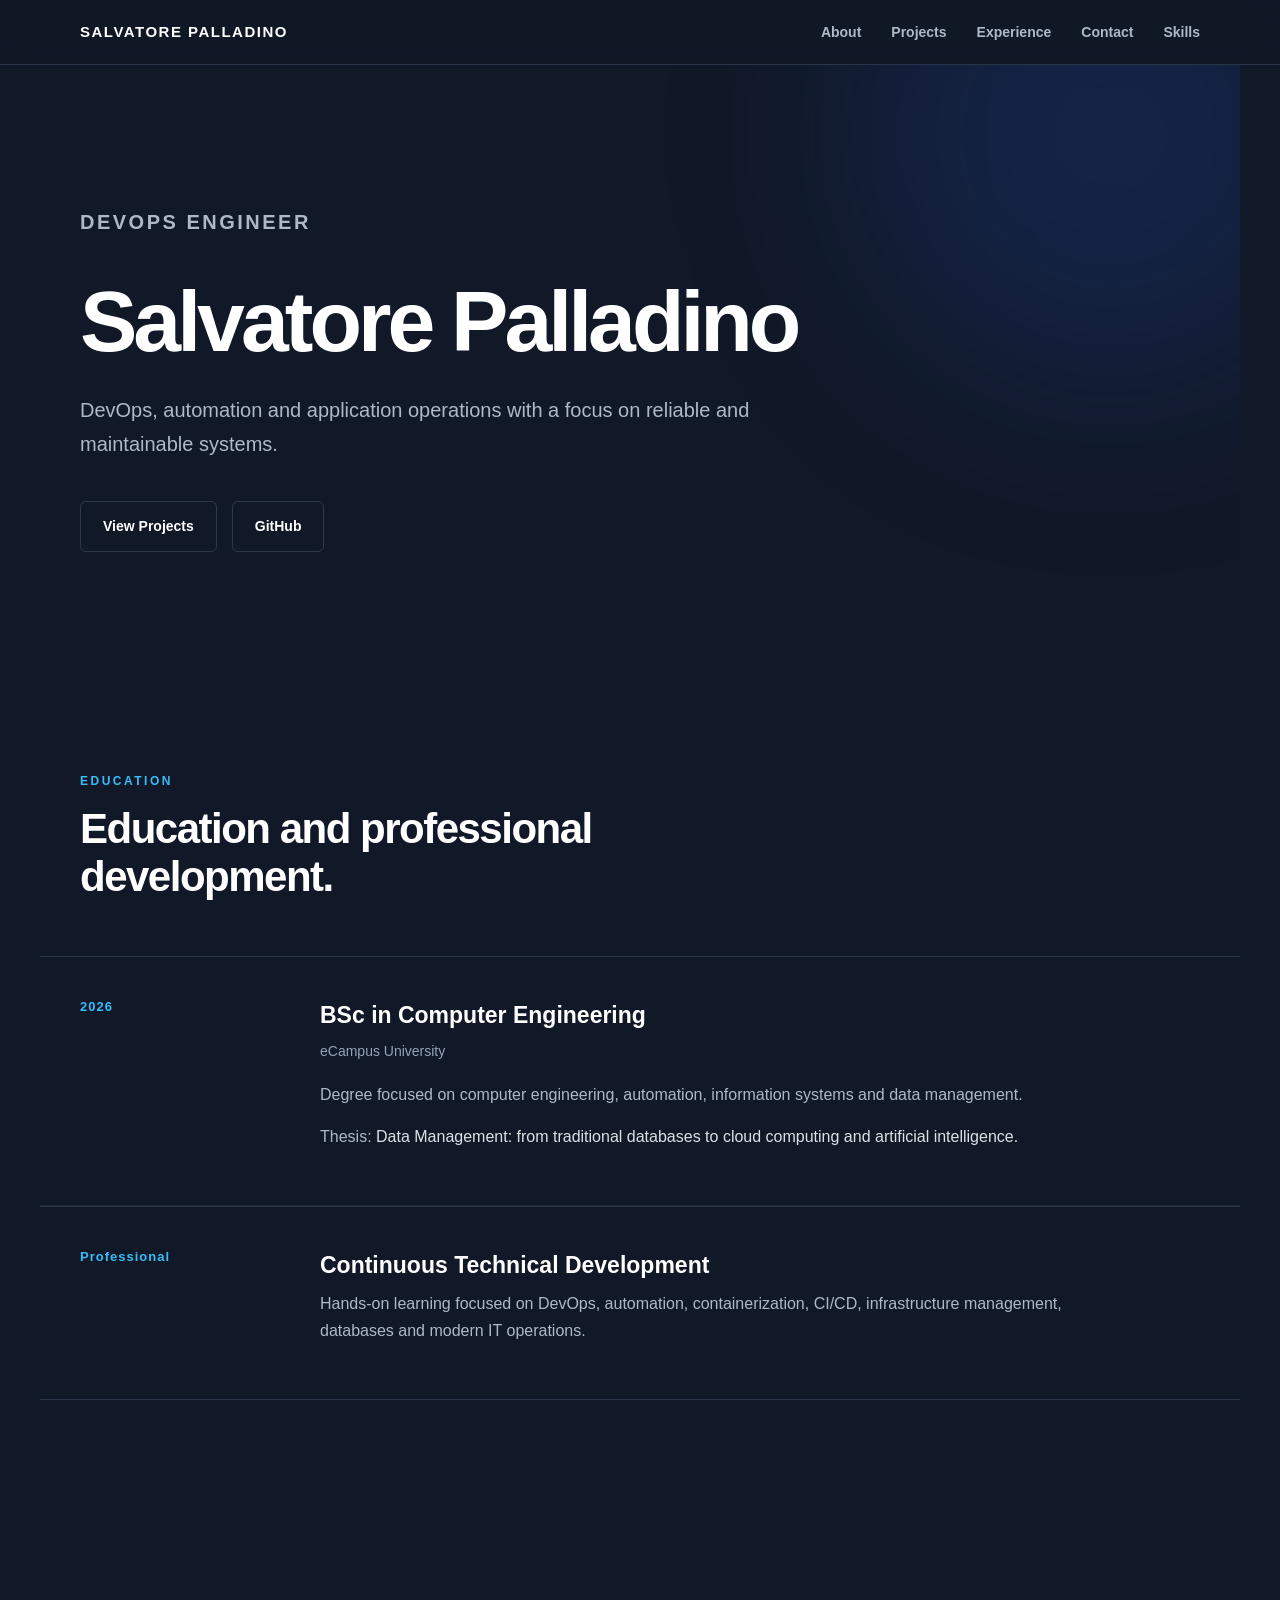
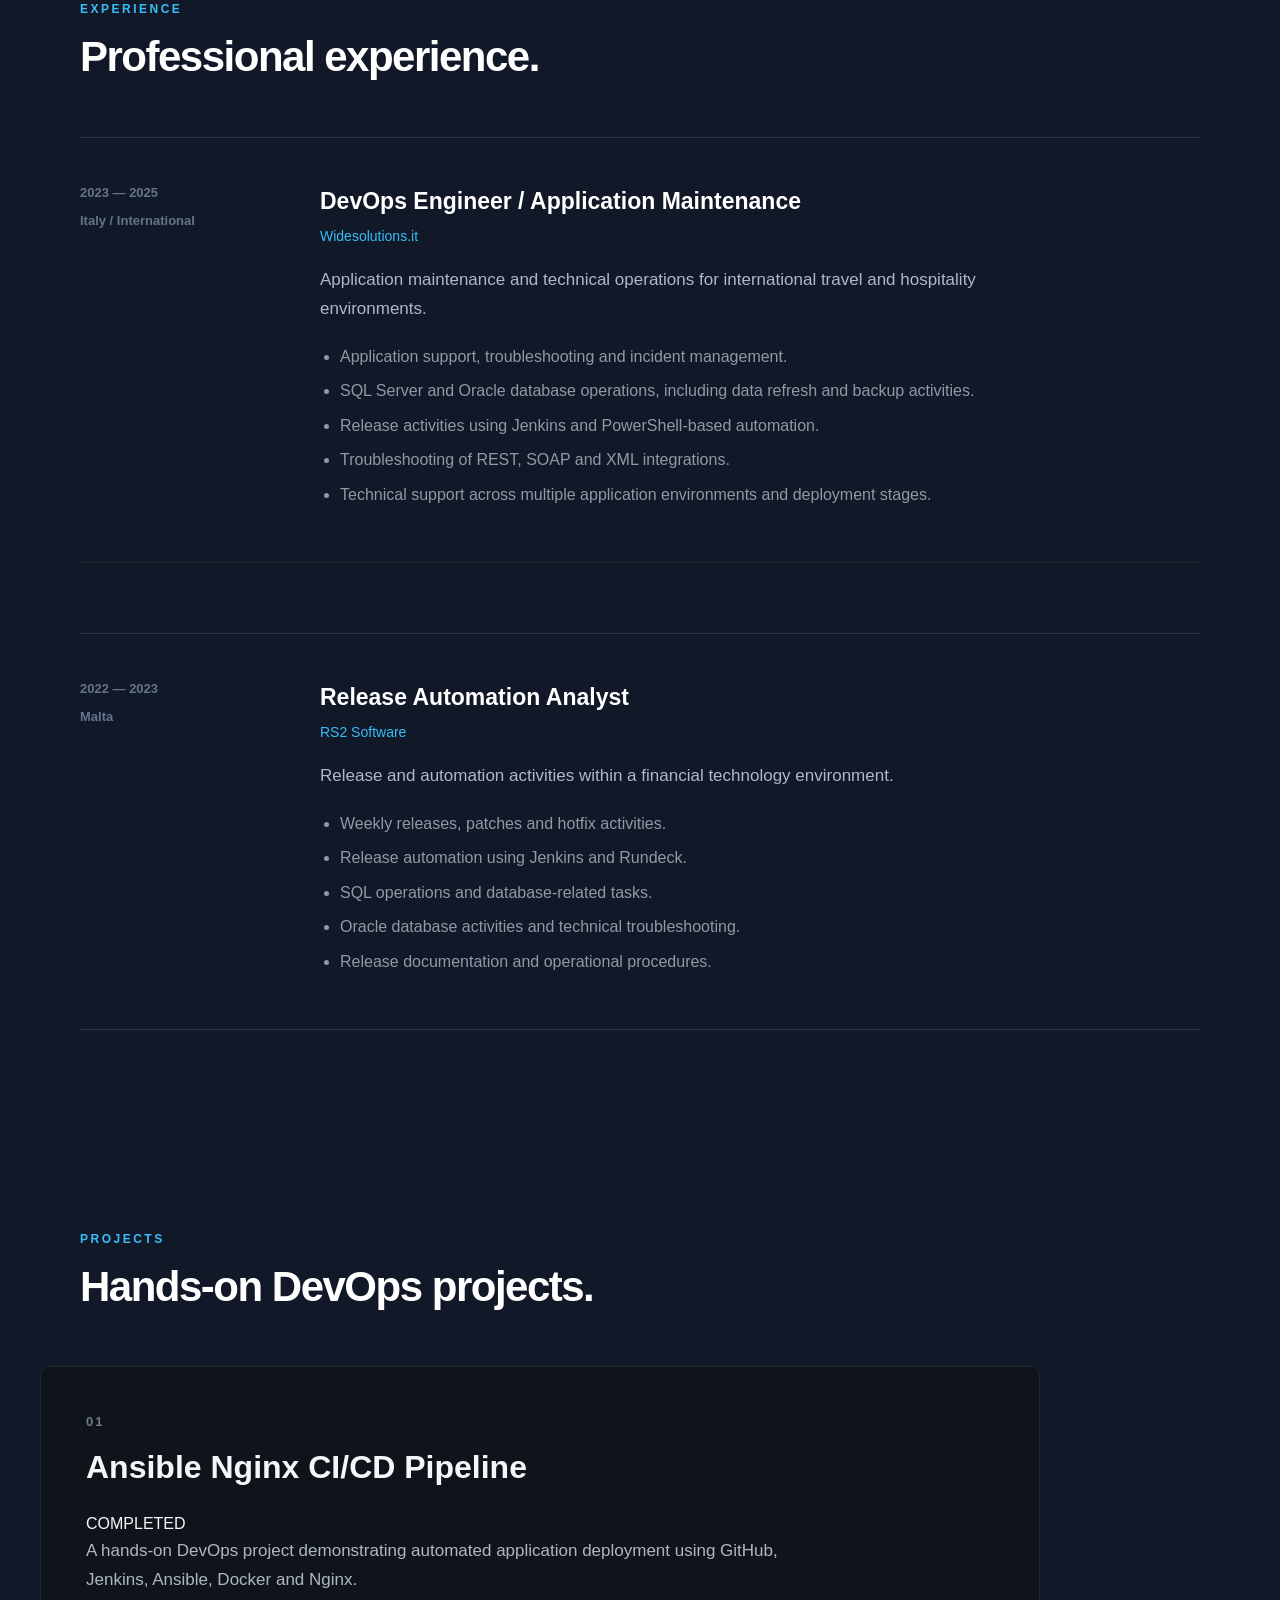
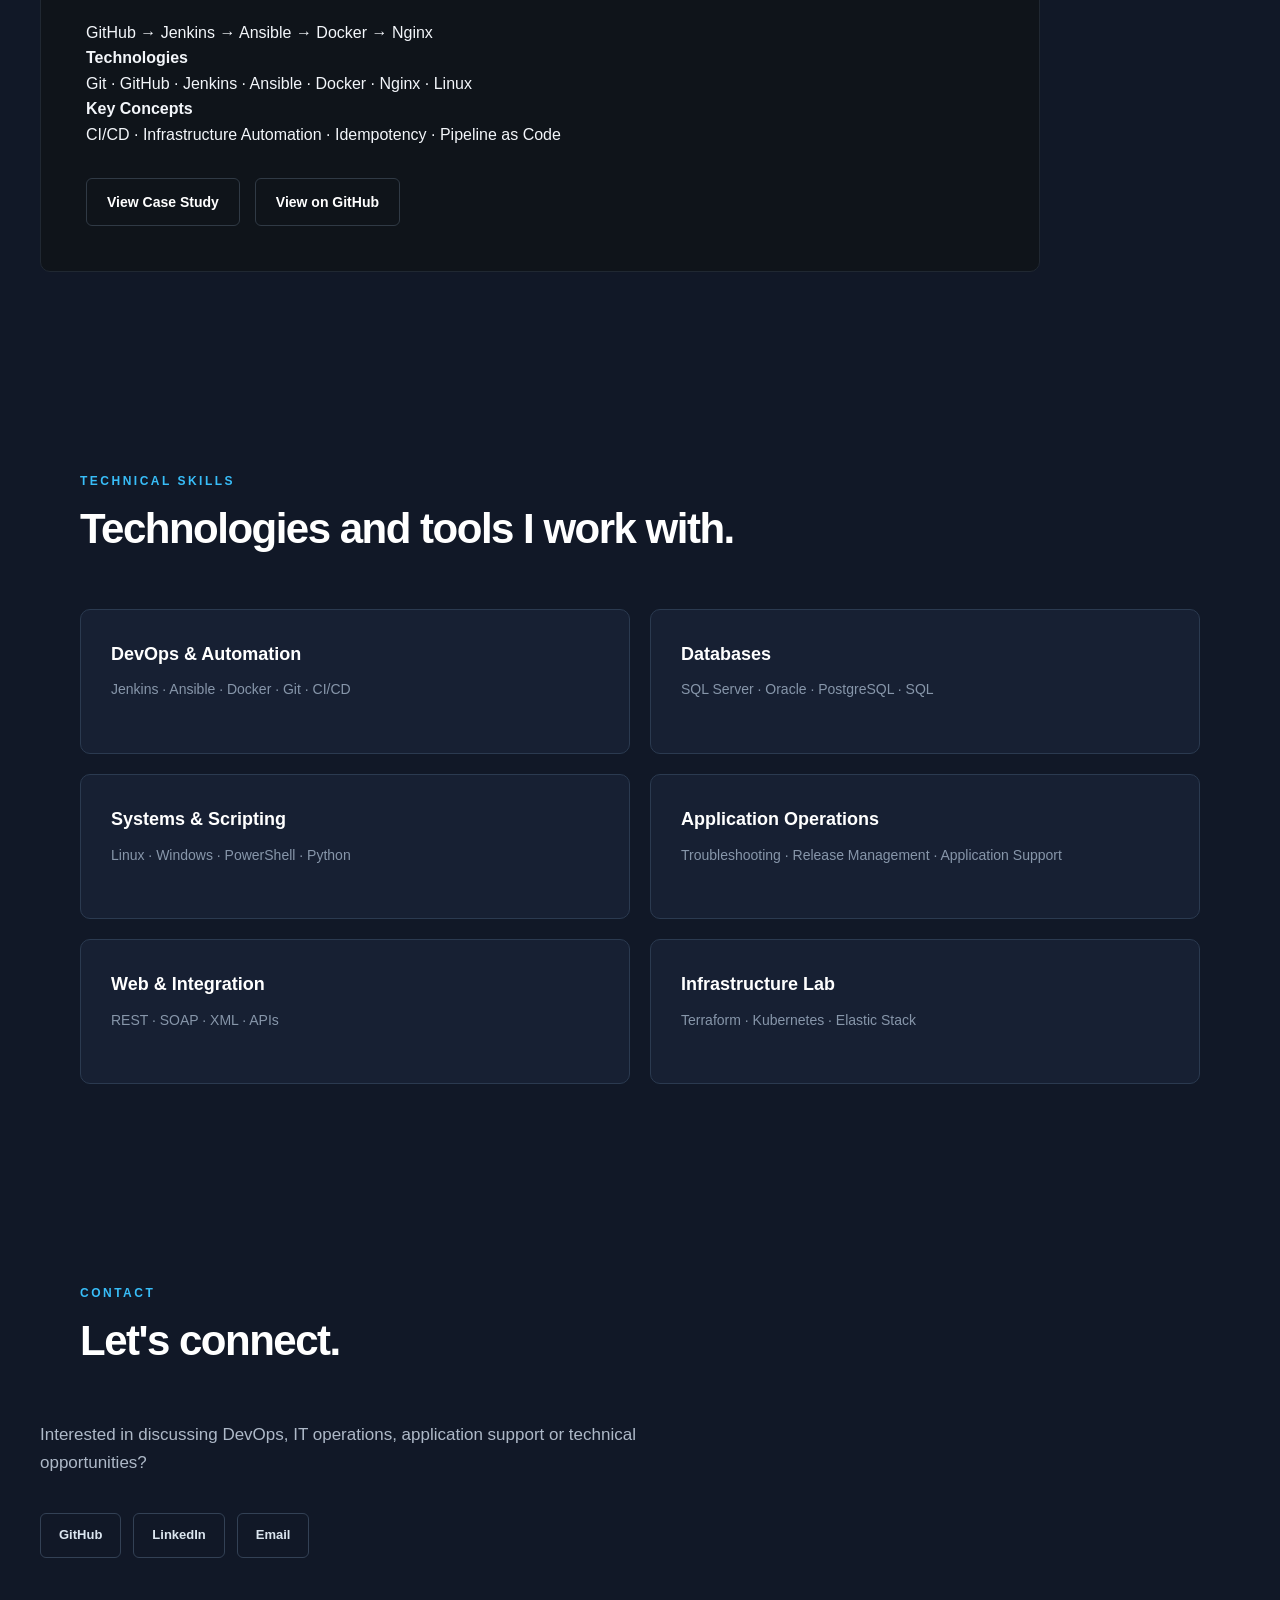
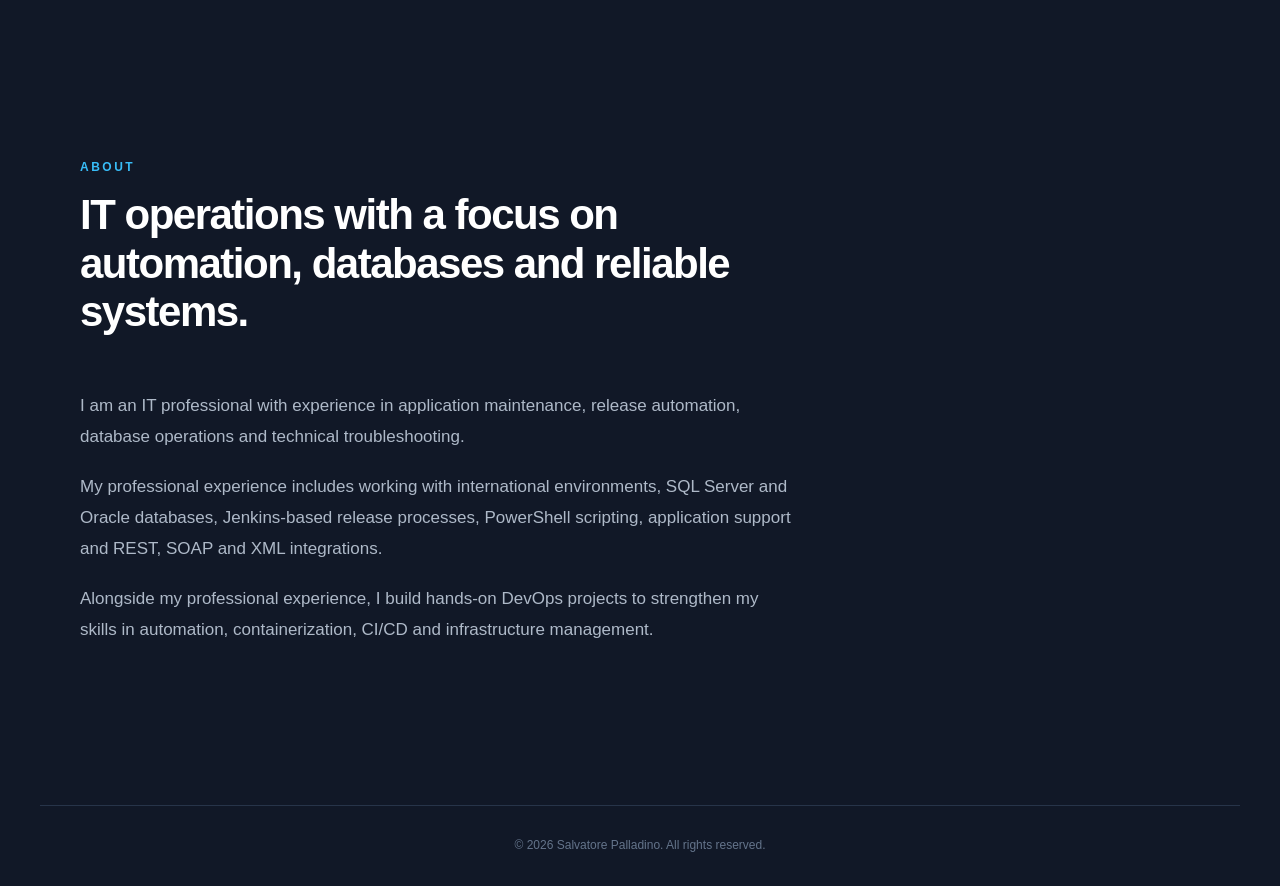
<file: index.html>
<!DOCTYPE html>
<html lang="en">
<head>

    <meta charset="UTF-8">
    <meta name="viewport" content="width=device-width, initial-scale=1.0">
    <title>Salvatore Palladino | DevOps Engineer</title>
    
    <link rel="stylesheet" href="css/style.css">

</head>

<body>
<header>
    <nav>
        <div class="logo">SALVATORE PALLADINO</div>

        <div class="navigation">
            <a href="#about">About</a>
            <a href="#projects">Projects</a>
            <a href="#experience">Experience</a>
            <a href="#contact">Contact</a>
            <a href="#skills">Skills</a>
        </div>
    </nav>
</header>

<main>
    <section class="hero">

        <p class="eyebrow">DEVOPS ENGINEER</p>

        <h1>Salvatore Palladino</h1>

        <p class="hero-description">
            DevOps, automation and application operations
            with a focus on reliable and maintainable systems.
        </p>

        <div class="hero-buttons">
            <a href="#projects">View Projects</a>
            <a href="https://github.com/sasytore">GitHub</a>
        </div>

    </section>
    <section id="education" class="education">

    <div class="section-heading">

        <p class="eyebrow">EDUCATION</p>

        <h2>
            Education and professional development.
        </h2>

    </div>


    <div class="education-item">

        <div class="education-year">
            2026
        </div>

        <div class="education-content">

            <h3>
                BSc in Computer Engineering
            </h3>

            <h4>
                eCampus University
            </h4>

            <p>
                Degree focused on computer engineering, automation,
                information systems and data management.
            </p>

            <p>
                Thesis:
                <strong>
                    Data Management: from traditional databases
                    to cloud computing and artificial intelligence.
                </strong>
            </p>

        </div>

    </div>


    <div class="education-item">

        <div class="education-year">
            Professional
        </div>

        <div class="education-content">

            <h3>
                Continuous Technical Development
            </h3>

            <p>
                Hands-on learning focused on DevOps, automation,
                containerization, CI/CD, infrastructure management,
                databases and modern IT operations.
            </p>

        </div>

    </div>

</section>

    <section id="experience" class="experience">

    <div class="section-heading">

        <p class="eyebrow">EXPERIENCE</p>

        <h2>
            Professional experience.
        </h2>

    </div>


    <div class="experience-list">

        <article class="experience-item">

            <div class="experience-meta">

                <span>2023 — 2025</span>
                <span>Italy / International</span>

            </div>

            <div class="experience-content">

                <h3>
                    DevOps Engineer / Application Maintenance
                </h3>

                <h4>
                    Widesolutions.it
                </h4>

                <p>
                    Application maintenance and technical operations
                    for international travel and hospitality environments.
                </p>

                <ul>
                    <li>
                        Application support, troubleshooting and
                        incident management.
                    </li>

                    <li>
                        SQL Server and Oracle database operations,
                        including data refresh and backup activities.
                    </li>

                    <li>
                        Release activities using Jenkins and
                        PowerShell-based automation.
                    </li>

                    <li>
                        Troubleshooting of REST, SOAP and XML
                        integrations.
                    </li>

                    <li>
                        Technical support across multiple application
                        environments and deployment stages.
                    </li>
                </ul>

            </div>

        </article>


        <article class="experience-item">

            <div class="experience-meta">

                <span>2022 — 2023</span>
                <span>Malta</span>

            </div>

            <div class="experience-content">

                <h3>
                    Release Automation Analyst
                </h3>

                <h4>
                    RS2 Software
                </h4>

                <p>
                    Release and automation activities within a
                    financial technology environment.
                </p>

                <ul>
                    <li>
                        Weekly releases, patches and hotfix activities.
                    </li>

                    <li>
                        Release automation using Jenkins and Rundeck.
                    </li>

                    <li>
                        SQL operations and database-related tasks.
                    </li>

                    <li>
                        Oracle database activities and technical
                        troubleshooting.
                    </li>

                    <li>
                        Release documentation and operational procedures.
                    </li>
                </ul>

            </div>

        </article>

    </div>

</section>
            <section id="projects" class="projects">

        <div class="section-heading">
            <p class="eyebrow">PROJECTS</p>

            <h2>
                Hands-on DevOps projects.
            </h2>
        </div>


        <article class="project-card">

            <div class="project-header">

                <div>
                    <p class="project-number">01</p>

                    <h3>Ansible Nginx CI/CD Pipeline</h3>
                </div>

                <span class="project-status">
                    COMPLETED
                </span>

            </div>


            <p class="project-description">

                A hands-on DevOps project demonstrating automated
                application deployment using GitHub, Jenkins, Ansible,
                Docker and Nginx.

            </p>


            <div class="project-architecture">

                <span>GitHub</span>
                <span>→</span>
                <span>Jenkins</span>
                <span>→</span>
                <span>Ansible</span>
                <span>→</span>
                <span>Docker</span>
                <span>→</span>
                <span>Nginx</span>

            </div>


            <div class="project-details">

                <div>
                    <h4>Technologies</h4>

                    <p>
                        Git · GitHub · Jenkins · Ansible ·
                        Docker · Nginx · Linux
                    </p>
                </div>


                <div>
                    <h4>Key Concepts</h4>

                    <p>
                        CI/CD · Infrastructure Automation ·
                        Idempotency · Pipeline as Code
                    </p>
                </div>

            </div>


            <div class="project-actions">

    <a href="projects/ansible-nginx.html">
        View Case Study
    </a>

    <a
        href="https://github.com/sasytore/ansible-nginx"
        target="_blank"
    >
        View on GitHub
    </a>

</div>

        </article>

    </section>

        <section id="skills" class="skills">

        <div class="section-heading">
            <p class="eyebrow">TECHNICAL SKILLS</p>

            <h2>
                Technologies and tools I work with.
            </h2>
        </div>

        <div class="skills-grid">

            <div class="skill-card">
                <h3>DevOps & Automation</h3>

                <p>
                    Jenkins · Ansible · Docker · Git · CI/CD
                </p>
            </div>

            <div class="skill-card">
                <h3>Databases</h3>

                <p>
                    SQL Server · Oracle · PostgreSQL · SQL
                </p>
            </div>

            <div class="skill-card">
                <h3>Systems & Scripting</h3>

                <p>
                    Linux · Windows · PowerShell · Python
                </p>
            </div>

            <div class="skill-card">
                <h3>Application Operations</h3>

                <p>
                    Troubleshooting · Release Management ·
                    Application Support
                </p>
            </div>

            <div class="skill-card">
                <h3>Web & Integration</h3>

                <p>
                    REST · SOAP · XML · APIs
                </p>
            </div>

            <div class="skill-card">
                <h3>Infrastructure Lab</h3>

                <p>
                    Terraform · Kubernetes · Elastic Stack
                </p>
            </div>

        </div>

    </section>
    <section id="contact" class="contact">

    <div class="section-heading">

        <p class="eyebrow">CONTACT</p>

        <h2>
            Let's connect.
        </h2>

    </div>


    <div class="contact-content">

        <p>
            Interested in discussing DevOps, IT operations,
            application support or technical opportunities?
        </p>


        <div class="contact-links">

            <a
                href="https://github.com/sasytore"
                target="_blank"
            >
                GitHub
            </a>

            <a
                href="https://www.linkedin.com/in/salvatore-palladino-ab25551b0/?isSelfProfile=true"
                target="_blank"
            >
                LinkedIn
            </a>

            <a
                href="mailto:s.palladino90@gmailO
.com"
            >
                Email
            </a>

        </div>

    </div>

</section>
    <section id="about" class="about">

    <div class="section-heading">

        <p class="eyebrow">ABOUT</p>

        <h2>
            IT operations with a focus on automation,
            databases and reliable systems.
        </h2>

    </div>


    <div class="about-content">

        <p>
            I am an IT professional with experience in application
            maintenance, release automation, database operations and
            technical troubleshooting.
        </p>

        <p>
            My professional experience includes working with
            international environments, SQL Server and Oracle databases,
            Jenkins-based release processes, PowerShell scripting,
            application support and REST, SOAP and XML integrations.
        </p>

        <p>
            Alongside my professional experience, I build hands-on
            DevOps projects to strengthen my skills in automation,
            containerization, CI/CD and infrastructure management.
        </p>

    </div>

</section>

  

</main>

<footer>

    <p>
        © 2026 Salvatore Palladino. All rights reserved.
    </p>

</footer>

</body>
</html>

</body>
</html>
</file>
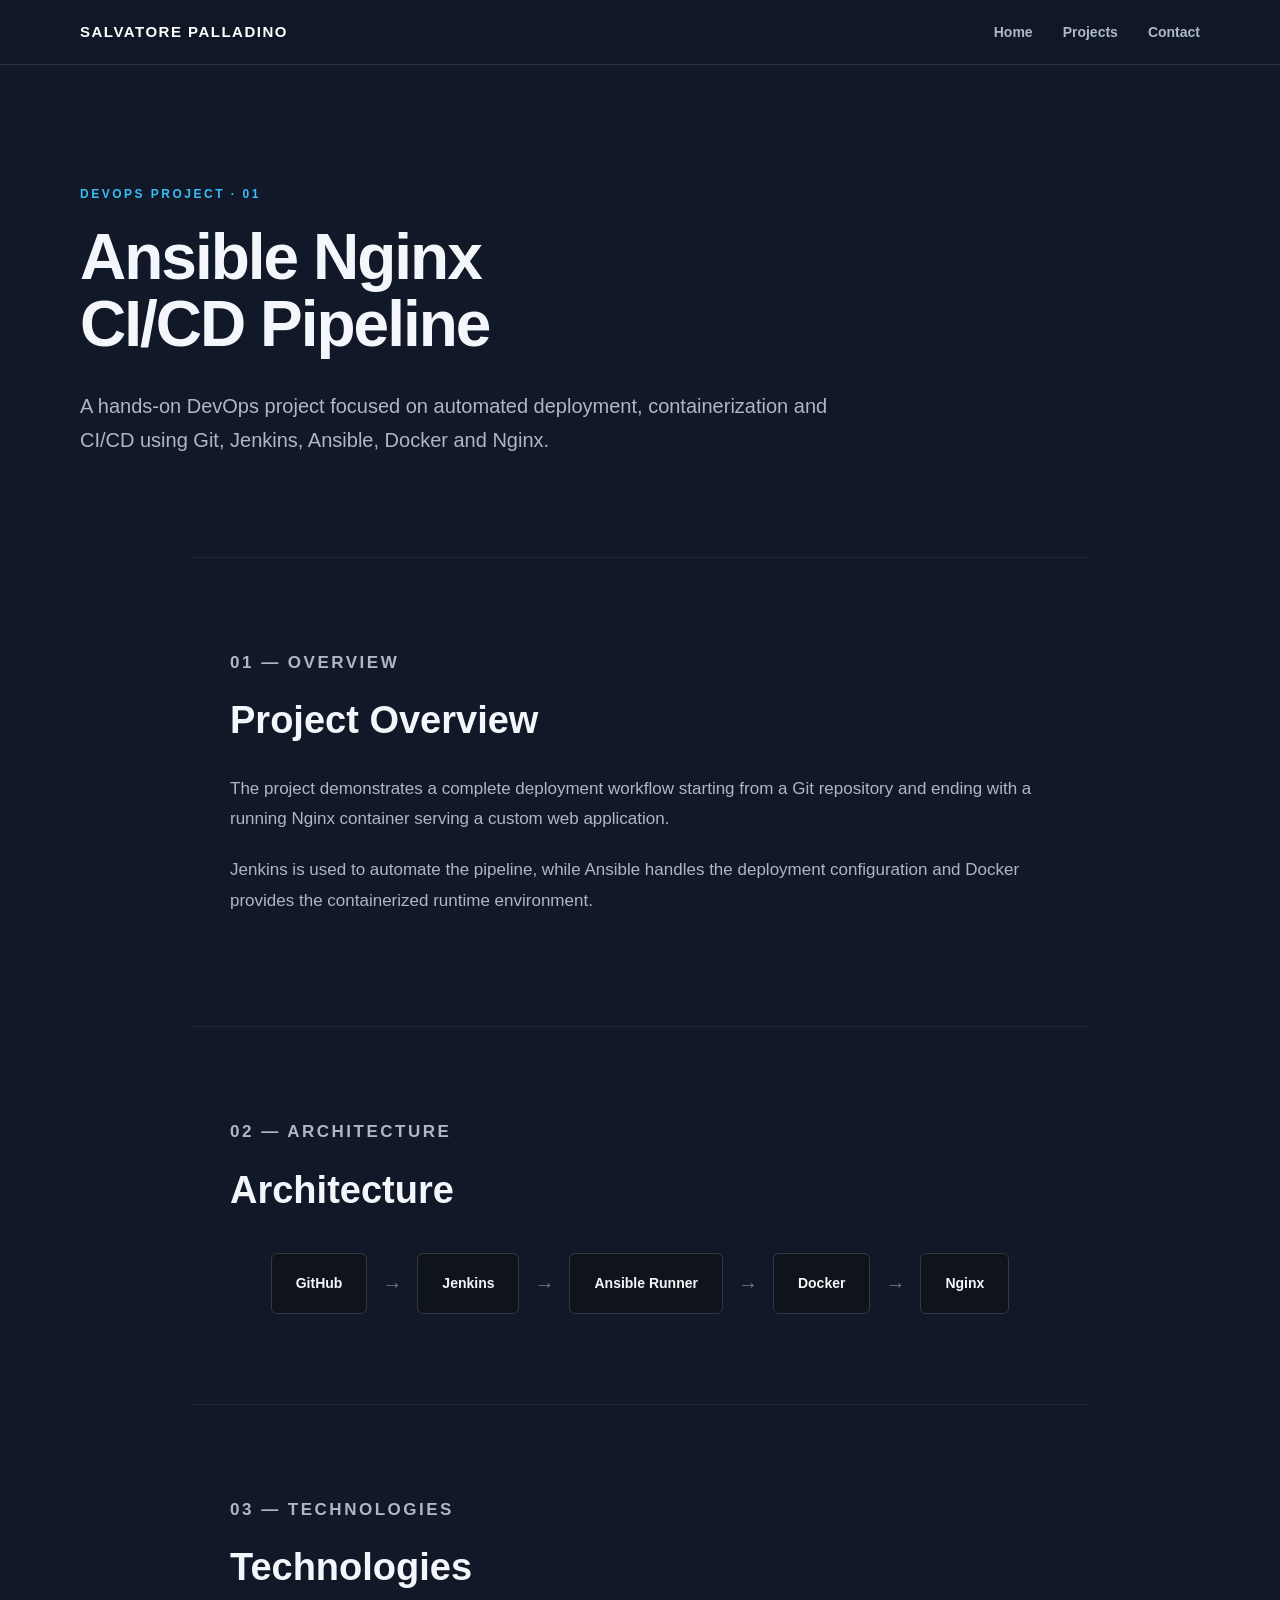
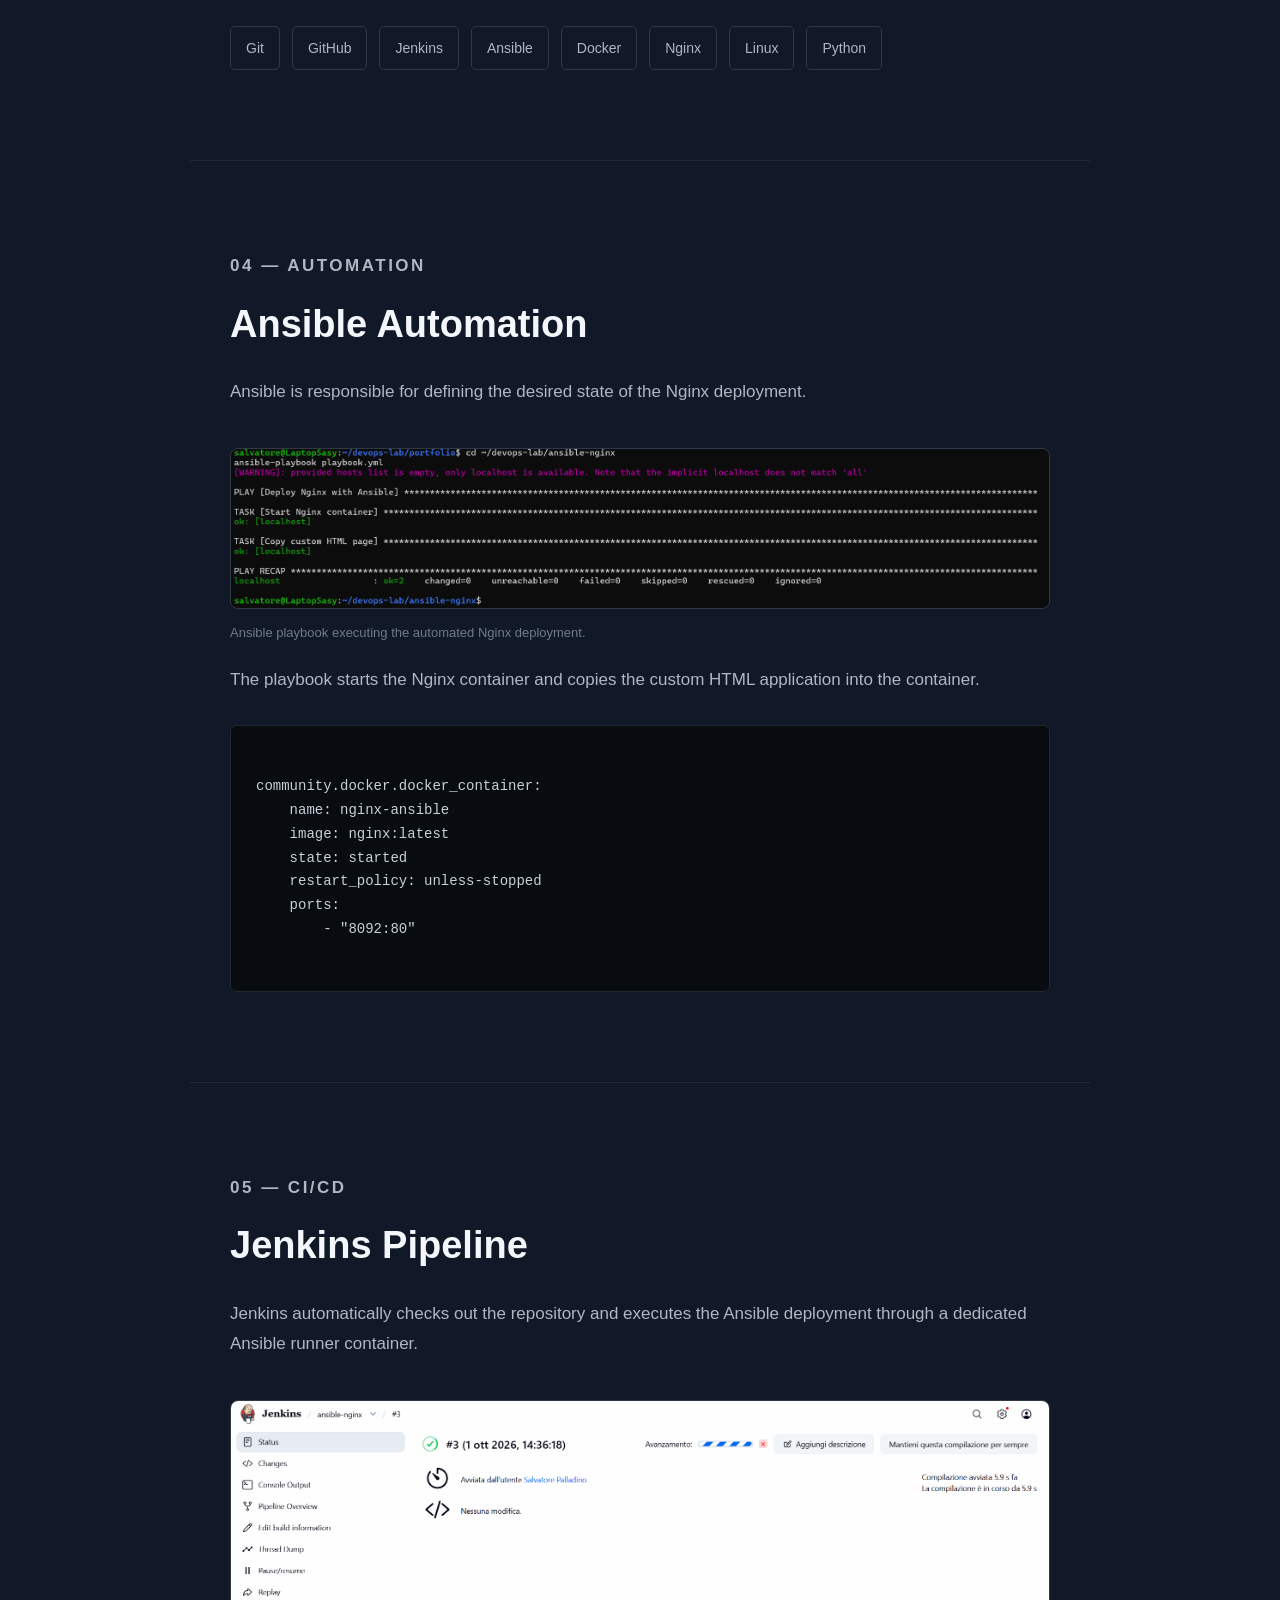
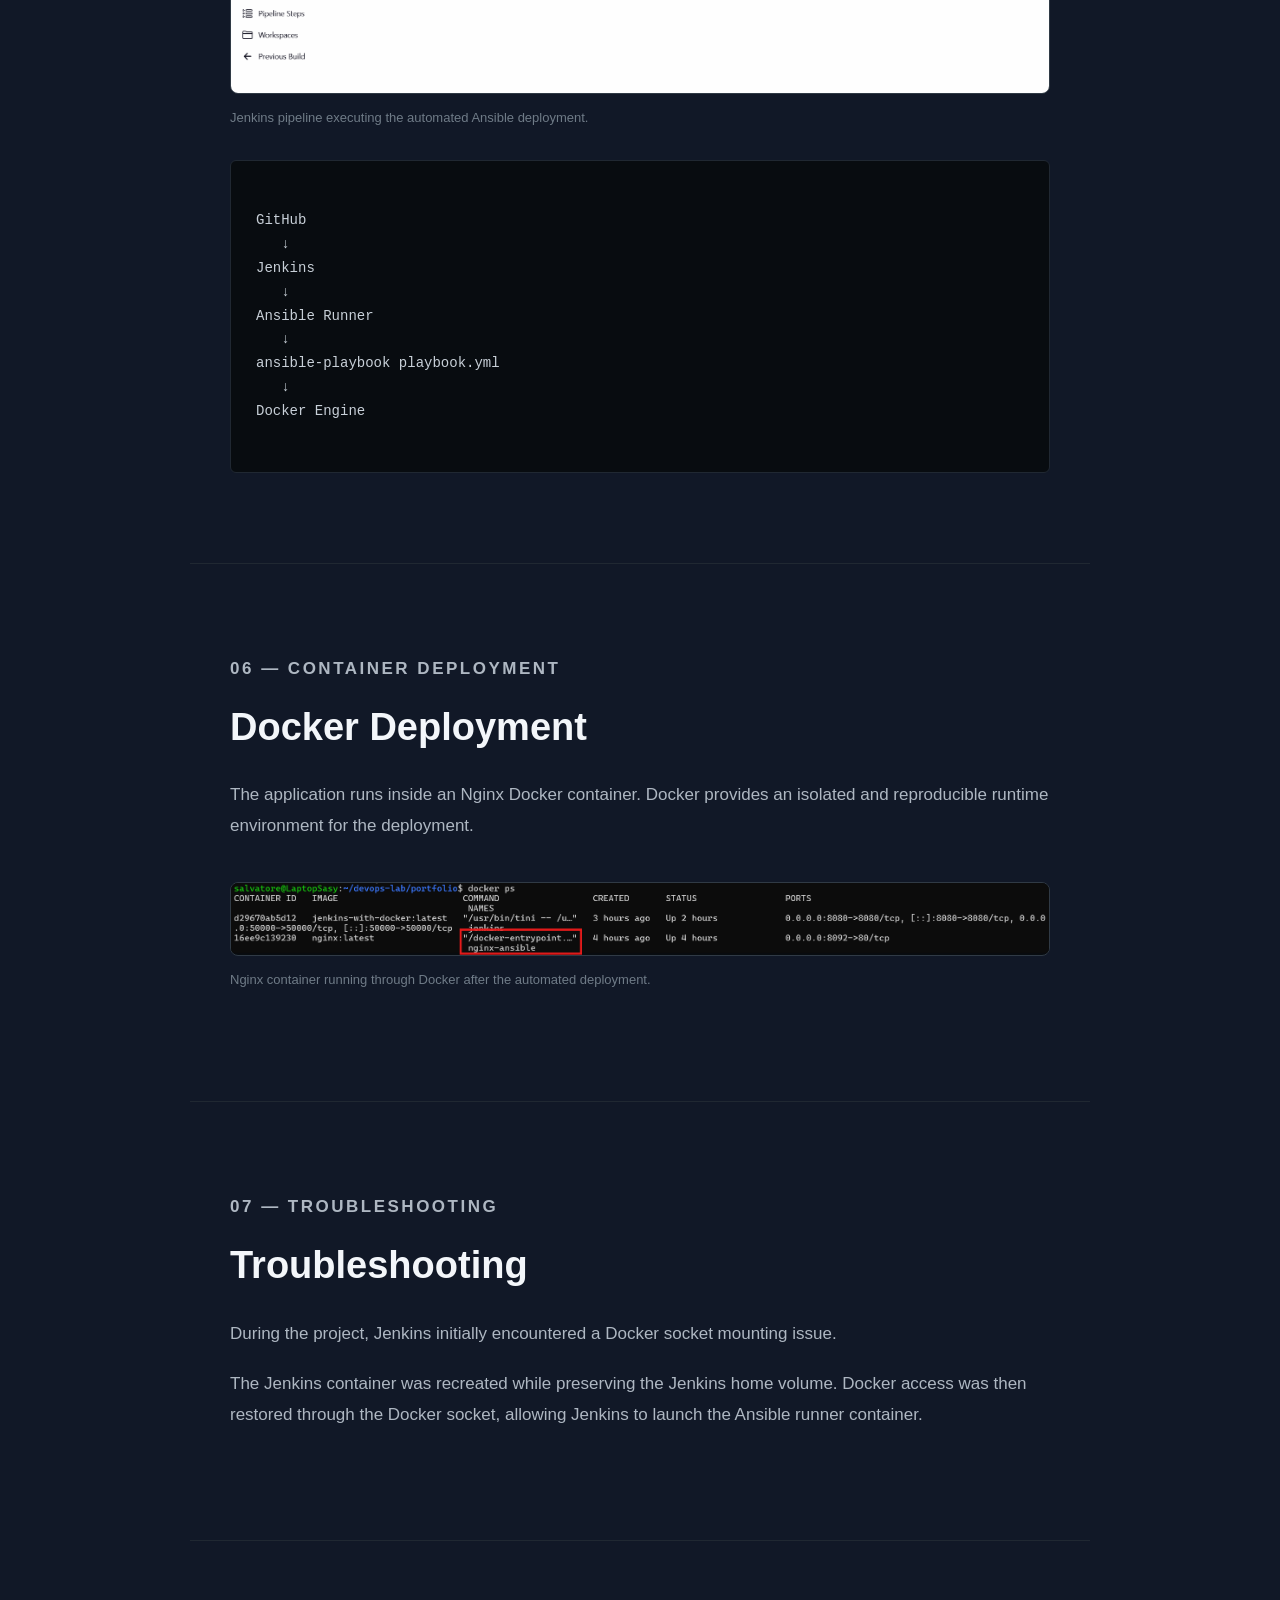
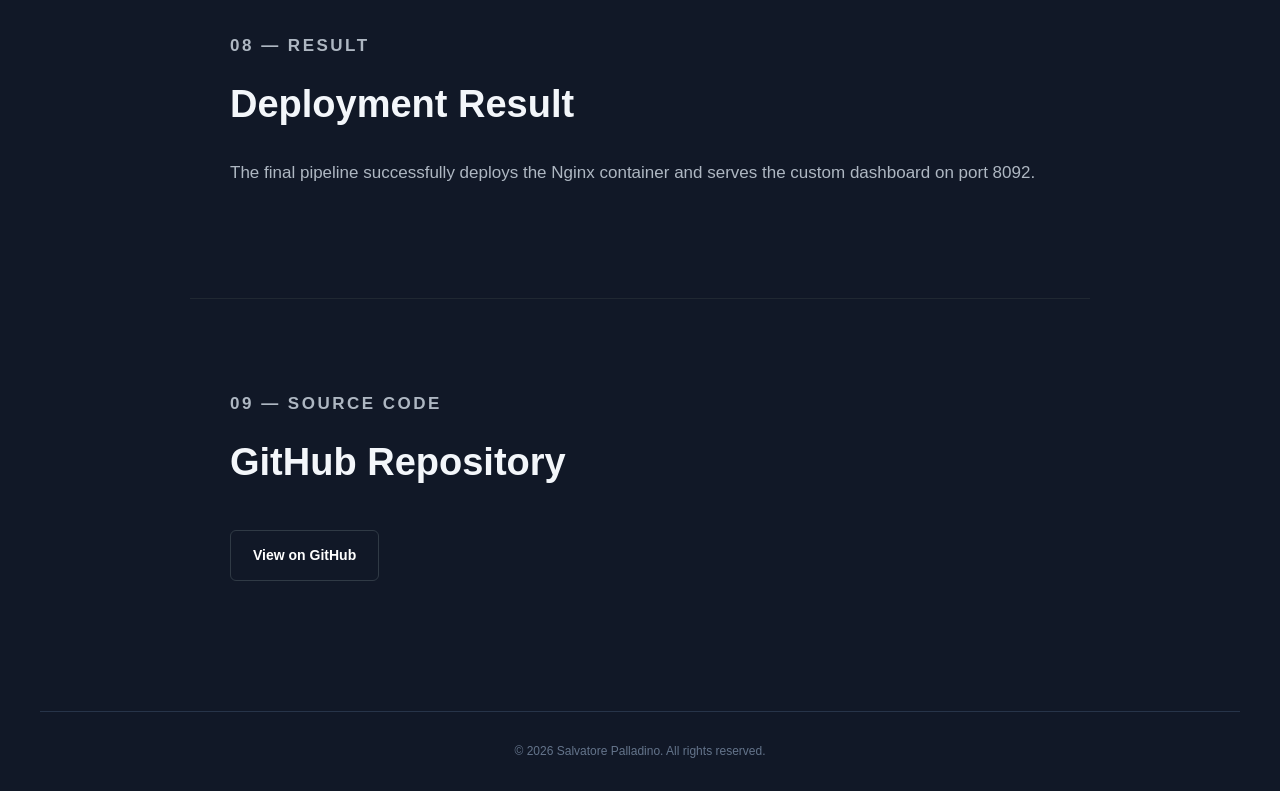
<file: projects/ansible-nginx.html>
<!DOCTYPE html>
<html lang="en">

<head>

    <meta charset="UTF-8">
    <meta name="viewport" content="width=device-width, initial-scale=1.0">

    <title>Ansible Nginx CI/CD Pipeline | Salvatore Palladino</title>

    <link rel="stylesheet" href="../css/style.css">

</head>

<body>

<header>

    <nav>

        <div class="logo">
            SALVATORE PALLADINO
        </div>

        <div class="navigation">

            <a href="../index.html">Home</a>
            <a href="../index.html#projects">Projects</a>
            <a href="../index.html#contact">Contact</a>

        </div>

    </nav>

</header>


<main>

    <section class="case-study-hero">

        <p class="eyebrow">
            DEVOPS PROJECT · 01
        </p>

        <h1>
            Ansible Nginx<br>
            CI/CD Pipeline
        </h1>

        <p class="case-study-intro">
            A hands-on DevOps project focused on automated deployment,
            containerization and CI/CD using Git, Jenkins, Ansible,
            Docker and Nginx.
        </p>

    </section>


    <section class="case-study-section">

        <p class="eyebrow">
            01 — OVERVIEW
        </p>

        <h2>
            Project Overview
        </h2>

        <p>
            The project demonstrates a complete deployment workflow
            starting from a Git repository and ending with a running
            Nginx container serving a custom web application.
        </p>

        <p>
            Jenkins is used to automate the pipeline, while Ansible
            handles the deployment configuration and Docker provides
            the containerized runtime environment.
        </p>

    </section>


    <section class="case-study-section">

        <p class="eyebrow">
            02 — ARCHITECTURE
        </p>

        <h2>
            Architecture
        </h2>

        <div class="architecture">

            <div>GitHub</div>
            <span>→</span>
            <div>Jenkins</div>
            <span>→</span>
            <div>Ansible Runner</div>
            <span>→</span>
            <div>Docker</div>
            <span>→</span>
            <div>Nginx</div>

        </div>

    </section>


    <section class="case-study-section">

        <p class="eyebrow">
            03 — TECHNOLOGIES
        </p>

        <h2>
            Technologies
        </h2>

        <div class="technology-list">

            <span>Git</span>
            <span>GitHub</span>
            <span>Jenkins</span>
            <span>Ansible</span>
            <span>Docker</span>
            <span>Nginx</span>
            <span>Linux</span>
            <span>Python</span>

        </div>

    </section>


    <section class="case-study-section">

        <p class="eyebrow">
            04 — AUTOMATION
        </p>

        <h2>
            Ansible Automation
        </h2>

        <p>
            Ansible is responsible for defining the desired state
            of the Nginx deployment.
        </p>
        <div class="case-study-image">

    <img
        src="../images/ansible-deployment.png"
        alt="Ansible deployment playbook execution"
    >

    <p class="image-caption">
        Ansible playbook executing the automated Nginx deployment.
    </p>

</div>

        <p>
            The playbook starts the Nginx container and copies the
            custom HTML application into the container.
        </p>

        <pre><code>
community.docker.docker_container:
    name: nginx-ansible
    image: nginx:latest
    state: started
    restart_policy: unless-stopped
    ports:
        - "8092:80"
        </code></pre>

    </section>


    <section class="case-study-section">

        <p class="eyebrow">
            05 — CI/CD
        </p>

        <h2>
            Jenkins Pipeline
        </h2>

        <p>
            Jenkins automatically checks out the repository and
            executes the Ansible deployment through a dedicated
            Ansible runner container.
        </p>
        <div class="case-study-image">

    <img
        src="../images/jenkins-pipeline.png"
        alt="Jenkins CI/CD pipeline"
    >

    <p class="image-caption">
        Jenkins pipeline executing the automated Ansible deployment.
    </p>

</div>
        <pre><code>
GitHub
   ↓
Jenkins
   ↓
Ansible Runner
   ↓
ansible-playbook playbook.yml
   ↓
Docker Engine
        </code></pre>

    </section>


    <section class="case-study-section">

        <p class="eyebrow">
            06 — CONTAINER DEPLOYMENT
        </p>

        <h2>
            Docker Deployment
        </h2>

        <p>
            The application runs inside an Nginx Docker container.
            Docker provides an isolated and reproducible runtime
            environment for the deployment.
        </p>
        
        <div class="case-study-image">

    <img
        src="../images/docker-nginx.png"
        alt="Nginx container running with Docker"
    >

    <p class="image-caption">
        Nginx container running through Docker after the automated deployment.
    </p>

</div>

    </section>


    <section class="case-study-section">

        <p class="eyebrow">
            07 — TROUBLESHOOTING
        </p>

        <h2>
            Troubleshooting
        </h2>

        <p>
            During the project, Jenkins initially encountered a
            Docker socket mounting issue.
        </p>

        <p>
            The Jenkins container was recreated while preserving
            the Jenkins home volume. Docker access was then restored
            through the Docker socket, allowing Jenkins to launch
            the Ansible runner container.
        </p>

    </section>


    <section class="case-study-section">

        <p class="eyebrow">
            08 — RESULT
        </p>

        <h2>
            Deployment Result
        </h2>

        <p>
            The final pipeline successfully deploys the Nginx
            container and serves the custom dashboard on port 8092.
        </p>

    </section>


    <section class="case-study-section">

        <p class="eyebrow">
            09 — SOURCE CODE
        </p>

        <h2>
            GitHub Repository
        </h2>

        <a
            class="case-study-button"
            href="https://github.com/sasytore/ansible-nginx"
            target="_blank"
        >
            View on GitHub
        </a>

    </section>

</main>


<footer>

    <p>
        © 2026 Salvatore Palladino. All rights reserved.
    </p>

</footer>

</body>

</html>
</file>
<file: css/style.css>
/* =========================
   GLOBAL
   ========================= */

* {
    margin: 0;
    padding: 0;
    box-sizing: border-box;
}

html {
    scroll-behavior: smooth;
}

body {
    font-family: Arial, Helvetica, sans-serif;
    background: #111827;
    color: #f3f6fa;
    line-height: 1.6;
}

a {
    color: inherit;
}

img {
    max-width: 100%;
}

::selection {
    background: #2563eb;
    color: #ffffff;
}

/* =========================
   HEADER
   ========================= */

header {
    border-bottom: 1px solid #202832;
    background: #0b0f14;
}

nav {
    max-width: 1200px;
    margin: 0 auto;
    padding: 24px 40px;

    display: flex;
    justify-content: space-between;
    align-items: center;
}

.logo {
    font-size: 14px;
    font-weight: bold;
    letter-spacing: 2px;
}

.navigation {
    display: flex;
    gap: 30px;
}

.navigation a {
    color: #aeb7c2;
    text-decoration: none;
    font-size: 14px;
}

.navigation a:hover {
    color: #ffffff;
}


/* =========================
   HERO
   ========================= */

.hero {
    max-width: 1200px;
    margin: 0 auto;
    padding: 140px 40px 160px;
}

.eyebrow {
    color: #7f8c99;
    font-size: 13px;
    font-weight: bold;
    letter-spacing: 3px;
    margin-bottom: 20px;
}

.hero h1 {
    font-size: 72px;
    line-height: 1.05;
    letter-spacing: -3px;
    margin-bottom: 30px;
}

.hero-description {
    max-width: 650px;
    color: #aeb7c2;
    font-size: 20px;
    line-height: 1.7;
    margin-bottom: 40px;
}


/* =========================
   BUTTONS
   ========================= */

.hero-buttons {
    display: flex;
    gap: 15px;
}

.hero-buttons a {
    display: inline-block;
    padding: 13px 22px;

    border: 1px solid #303a45;
    border-radius: 6px;

    color: #ffffff;
    text-decoration: none;

    font-size: 14px;
    font-weight: bold;
}

.hero-buttons a:hover {
    background: #ffffff;
    color: #0b0f14;
}


/* =========================
   RESPONSIVE
   ========================= */

@media (max-width: 768px) {

    nav {
        padding: 20px;
    }

    .navigation {
        gap: 15px;
    }

    .hero {
        padding: 100px 20px;
    }

    .hero h1 {
        font-size: 48px;
    }

    .hero-description {
        font-size: 18px;
    }

}
/* =========================
   SECTIONS
   ========================= */

.about,
.skills {
    max-width: 1200px;
    margin: 0 auto;
    padding: 100px 40px;
}

.section-heading {
    max-width: 750px;
    margin-bottom: 50px;
}

.section-heading h2 {
    font-size: 42px;
    line-height: 1.2;
    letter-spacing: -1px;
}


/* =========================
   ABOUT
   ========================= */

.about-content {
    max-width: 800px;
}

.about-content p {
    color: #aeb7c2;
    font-size: 18px;
    line-height: 1.8;
    margin-bottom: 25px;
}


/* =========================
   SKILLS
   ========================= */

.skills-grid {
    display: grid;
    grid-template-columns: repeat(3, 1fr);
    gap: 20px;
}

.skill-card {
    border: 1px solid #202832;
    border-radius: 8px;
    padding: 30px;
    background: #0f141a;
}

.skill-card h3 {
    font-size: 18px;
    margin-bottom: 15px;
}

.skill-card p {
    color: #8f9aa6;
    font-size: 15px;
    line-height: 1.7;
}


/* =========================
   MOBILE
   ========================= */

@media (max-width: 768px) {

    .about,
    .skills {
        padding: 80px 20px;
    }

    .section-heading h2 {
        font-size: 32px;
    }

    .skills-grid {
        grid-template-columns: 1fr;
    }

}
/* =========================
   PROJECTS
   ========================= */

.projects {
    max-width: 1200px;
    margin: 0 auto;
    padding: 100px 40px;
}

.project-card {
    border: 1px solid #202832;
    border-radius: 10px;
    background: #0f141a;
    padding: 45px;
    max-width: 1000px;
}

.project-number {
    color: #6f7b87;
    font-size: 13px;
    font-weight: bold;
    letter-spacing: 2px;
    margin-bottom: 15px;
}

.project-card h3 {
    font-size: 32px;
    line-height: 1.2;
    margin-bottom: 25px;
}

.project-description {
    max-width: 700px;
    color: #aeb7c2;
    font-size: 17px;
    line-height: 1.7;
    margin-bottom: 25px;
}

.project-technologies {
    color: #7f8c99;
    font-size: 14px;
    padding-top: 20px;
    border-top: 1px solid #202832;
}

.project-actions {
    display: flex;
    gap: 15px;
    margin-top: 30px;
}

.project-actions a {
    display: inline-block;
    padding: 12px 20px;
    border: 1px solid #303a45;
    border-radius: 6px;
    color: #ffffff;
    text-decoration: none;
    font-size: 14px;
    font-weight: bold;
}

.project-actions a:hover {
    background: #ffffff;
    color: #0b0f14;
}


/* =========================
   PROJECTS - MOBILE
   ========================= */

@media (max-width: 768px) {

    .projects {
        padding: 80px 20px;
    }

    .project-card {
        padding: 30px;
    }

    .project-card h3 {
        font-size: 26px;
    }

    .project-actions {
        flex-direction: column;
    }

    .project-actions a {
        text-align: center;
    }

}
/* =========================
   EXPERIENCE
   ========================= */

.experience {
    max-width: 1200px;
    margin: 0 auto;
    padding: 100px 40px;
}

.experience-list {
    display: flex;
    flex-direction: column;
    gap: 70px;
}

.experience-item {
    display: grid;
    grid-template-columns: 220px 1fr;
    gap: 50px;

    padding-bottom: 60px;
    border-bottom: 1px solid #202832;
}

.experience-meta {
    display: flex;
    flex-direction: column;
    gap: 8px;

    color: #6f7b87;
    font-size: 13px;
}

.experience-content {
    max-width: 750px;
}

.experience-content h3 {
    font-size: 28px;
    margin-bottom: 8px;
}

.experience-content h4 {
    color: #8f9aa6;
    font-size: 16px;
    font-weight: normal;
    margin-bottom: 20px;
}

.experience-content > p {
    color: #aeb7c2;
    font-size: 17px;
    line-height: 1.7;
    margin-bottom: 25px;
}

.experience-content ul {
    padding-left: 20px;
}

.experience-content li {
    color: #8f9aa6;
    margin-bottom: 12px;
    line-height: 1.6;
}


/* =========================
   EXPERIENCE - MOBILE
   ========================= */

@media (max-width: 768px) {

    .experience {
        padding: 80px 20px;
    }

    .experience-item {
        grid-template-columns: 1fr;
        gap: 20px;
        padding-bottom: 45px;
    }

    .experience-content h3 {
        font-size: 24px;
    }

}

/* =========================
   CONTACT
   ========================= */

.contact {
    max-width: 1200px;
    margin: 0 auto;
    padding: 120px 40px;
}

.contact-content {
    max-width: 700px;
}

.contact-content > p {
    color: #aeb7c2;
    font-size: 18px;
    line-height: 1.7;
    margin-bottom: 35px;
}

.contact-links {
    display: flex;
    gap: 15px;
    flex-wrap: wrap;
}

.contact-links a {
    display: inline-block;

    padding: 13px 22px;

    border: 1px solid #303a45;
    border-radius: 6px;

    color: #ffffff;
    text-decoration: none;

    font-size: 14px;
    font-weight: bold;
}

.contact-links a:hover {
    background: #ffffff;
    color: #0b0f14;
}


/* =========================
   FOOTER
   ========================= */

footer {
    border-top: 1px solid #202832;

    max-width: 1200px;
    margin: 0 auto;

    padding: 30px 40px;

    color: #6f7b87;
    font-size: 13px;
}


/* =========================
   CONTACT - MOBILE
   ========================= */

@media (max-width: 768px) {

    .contact {
        padding: 80px 20px;
    }

    .contact-links {
        flex-direction: column;
    }

    .contact-links a {
        text-align: center;
    }

    footer {
        padding: 25px 20px;
    }

}
/* =========================
   EDUCATION
   ========================= */

.education {
    max-width: 1200px;
    margin: 0 auto;
    padding: 100px 40px;
}

.education-item {
    display: grid;
    grid-template-columns: 220px 1fr;
    gap: 50px;

    padding: 35px 0;

    border-bottom: 1px solid #202832;
}

.education-year {
    color: #6f7b87;
    font-size: 13px;
    letter-spacing: 1px;
}

.education-content {
    max-width: 750px;
}

.education-content h3 {
    font-size: 26px;
    margin-bottom: 8px;
}

.education-content h4 {
    color: #8f9aa6;
    font-size: 16px;
    font-weight: normal;
    margin-bottom: 20px;
}

.education-content p {
    color: #aeb7c2;
    font-size: 16px;
    line-height: 1.7;
    margin-bottom: 15px;
}

.education-content strong {
    color: #dce1e6;
    font-weight: normal;
}


/* =========================
   EDUCATION - MOBILE
   ========================= */

@media (max-width: 768px) {

    .education {
        padding: 80px 20px;
    }

    .education-item {
        grid-template-columns: 1fr;
        gap: 15px;
    }

}
/* =========================
   CASE STUDY
   ========================= */

.case-study-hero {
    max-width: 1200px;
    margin: 0 auto;
    padding: 120px 40px 100px;
}

.case-study-hero h1 {
    font-size: 64px;
    line-height: 1.05;
    letter-spacing: -2px;
    margin-bottom: 30px;
}

.case-study-intro {
    max-width: 750px;
    color: #aeb7c2;
    font-size: 20px;
    line-height: 1.7;
}

.case-study-section {
    max-width: 900px;
    margin: 0 auto;
    padding: 90px 40px;
    border-top: 1px solid #202832;
}

.case-study-section h2 {
    font-size: 38px;
    line-height: 1.2;
    margin-bottom: 30px;
}

.case-study-section p {
    color: #aeb7c2;
    font-size: 17px;
    line-height: 1.8;
    margin-bottom: 20px;
}

.architecture {
    display: flex;
    align-items: center;
    justify-content: center;
    gap: 15px;
    flex-wrap: wrap;
    margin-top: 40px;
}

.architecture div {
    border: 1px solid #303a45;
    background: #0f141a;
    padding: 18px 24px;
    border-radius: 6px;
    font-size: 14px;
    font-weight: bold;
}

.architecture span {
    color: #6f7b87;
    font-size: 20px;
}

.technology-list {
    display: flex;
    flex-wrap: wrap;
    gap: 12px;
    margin-top: 35px;
}

.technology-list span {
    border: 1px solid #303a45;
    border-radius: 5px;
    padding: 10px 15px;
    color: #aeb7c2;
    font-size: 14px;
}

.case-study-section pre {
    margin-top: 30px;
    padding: 25px;
    overflow-x: auto;
    background: #080c10;
    border: 1px solid #202832;
    border-radius: 6px;
}

.case-study-section code {
    color: #c8d0d8;
    font-family: Consolas, monospace;
    font-size: 14px;
    line-height: 1.7;
}

.case-study-button {
    display: inline-block;
    margin-top: 15px;
    padding: 13px 22px;
    border: 1px solid #303a45;
    border-radius: 6px;
    color: #ffffff;
    text-decoration: none;
    font-size: 14px;
    font-weight: bold;
}

.case-study-button:hover {
    background: #ffffff;
    color: #0b0f14;
}


@media (max-width: 768px) {

    .case-study-hero {
        padding: 90px 20px 70px;
    }

    .case-study-hero h1 {
        font-size: 46px;
    }

    .case-study-section {
        padding: 70px 20px;
    }

    .case-study-section h2 {
        font-size: 32px;
    }

    .architecture {
        flex-direction: column;
    }

    .architecture span {
        transform: rotate(90deg);
    }

}

.case-study-image {
    margin-top: 40px;
}

.case-study-image img {
    display: block;
    width: 100%;
    height: auto;
    border: 1px solid #303a45;
    border-radius: 8px;
    background: #080c10;
}

.image-caption {
    margin-top: 12px !important;
    color: #6f7b87 !important;
    font-size: 13px !important;
}
/* =========================
   HEADER & NAVIGATION
   ========================= */

header {
    position: sticky;
    top: 0;
    z-index: 1000;

    background: rgba(17, 24, 39, 0.88);
    backdrop-filter: blur(14px);

    border-bottom: 1px solid #273449;
}

nav {
    max-width: 1200px;
    margin: 0 auto;
    padding: 20px 40px;

    display: flex;
    align-items: center;
    justify-content: space-between;
}

.logo {
    font-size: 15px;
    font-weight: 700;
    letter-spacing: 1.5px;
    color: #ffffff;
}

.navigation {
    display: flex;
    align-items: center;
    gap: 30px;
}

.navigation a {
    position: relative;

    color: #aeb9c8;
    text-decoration: none;

    font-size: 14px;
    font-weight: 600;

    transition: color 0.25s ease;
}

.navigation a::after {
    content: "";

    position: absolute;
    left: 0;
    bottom: -7px;

    width: 0;
    height: 2px;

    background: #38bdf8;

    transition: width 0.25s ease;
}

.navigation a:hover {
    color: #ffffff;
}

.navigation a:hover::after {
    width: 100%;
}
/* =========================
   HERO
   ========================= */

.hero {
    position: relative;
    overflow: hidden;

    max-width: 1200px;
    margin: 0 auto;

    padding: 140px 40px 120px;
}

/* Subtle technical glow */

.hero::before {
    content: "";

    position: absolute;

    width: 500px;
    height: 500px;

    top: -180px;
    right: -120px;

    background: rgba(37, 99, 235, 0.16);

    filter: blur(100px);

    border-radius: 50%;

    pointer-events: none;
}

.hero-content {
    position: relative;
    z-index: 1;

    max-width: 850px;
}

.eyebrow {
    margin-bottom: 20px;

    color: #38bdf8;

    font-size: 12px;
    font-weight: 700;

    letter-spacing: 2.5px;
    text-transform: uppercase;
}

.hero h1 {
    max-width: 900px;

    font-size: clamp(52px, 7vw, 86px);

    line-height: 0.98;

    letter-spacing: -4px;

    color: #ffffff;

    margin-bottom: 30px;
}

.hero h1 span {
    color: #38bdf8;
}

.hero p {
    max-width: 720px;

    color: #aeb9c8;

    font-size: 20px;
    line-height: 1.7;

    margin-bottom: 40px;
}

.hero-actions {
    display: flex;
    flex-wrap: wrap;
    gap: 14px;
}

.hero-actions a {
    display: inline-flex;
    align-items: center;
    justify-content: center;

    padding: 14px 24px;

    border-radius: 6px;

    font-size: 14px;
    font-weight: 700;

    text-decoration: none;

    transition:
        transform 0.25s ease,
        background 0.25s ease,
        border-color 0.25s ease;
}

.hero-actions a:first-child {
    background: #2563eb;

    border: 1px solid #2563eb;

    color: #ffffff;
}

.hero-actions a:first-child:hover {
    background: #1d4ed8;

    transform: translateY(-2px);
}

.hero-actions a:last-child {
    background: rgba(255, 255, 255, 0.03);

    border: 1px solid #334155;

    color: #dbe5ef;
}

.hero-actions a:last-child:hover {
    background: rgba(255, 255, 255, 0.07);

    border-color: #38bdf8;

    transform: translateY(-2px);
}

/* Hero technical information */

.hero-meta {
    display: flex;
    flex-wrap: wrap;
    gap: 10px;

    margin-top: 55px;
}

.hero-meta span {
    padding: 8px 13px;

    border: 1px solid #2c3a4d;

    border-radius: 5px;

    background: rgba(255, 255, 255, 0.025);

    color: #94a3b8;

    font-size: 12px;
    font-weight: 600;
}
/* =========================
   SECTION HEADINGS
   ========================= */

.section-heading {
    max-width: 1200px;
    margin: 0 auto 55px;
    padding: 0 40px;
}

.section-heading h2 {
    max-width: 700px;

    font-size: 42px;
    line-height: 1.15;

    letter-spacing: -1.5px;

    color: #ffffff;
}

.section-heading .eyebrow {
    margin-bottom: 14px;
}


/* =========================
   GENERAL SECTIONS
   ========================= */

.about,
.experience,
.education,
.skills,
.projects,
.contact {
    max-width: 1200px;
    margin: 0 auto;

    padding: 100px 0;
}


/* =========================
   ABOUT
   ========================= */

.about-content {
    max-width: 800px;
    padding: 0 40px;
}

.about-content p {
    color: #aeb9c8;

    font-size: 17px;
    line-height: 1.8;

    margin-bottom: 20px;
}


/* =========================
   EXPERIENCE
   ========================= */

.experience-list {
    padding: 0 40px;
}

.experience-item {
    display: grid;

    grid-template-columns: 190px 1fr;

    gap: 50px;

    padding: 45px 0;

    border-top: 1px solid #273449;
}

.experience-item:last-child {
    border-bottom: 1px solid #273449;
}

.experience-meta {
    display: flex;
    flex-direction: column;
    gap: 8px;

    color: #64748b;

    font-size: 13px;
    font-weight: 600;
}

.experience-content h3 {
    margin-bottom: 6px;

    color: #ffffff;

    font-size: 23px;
}

.experience-content h4 {
    margin-bottom: 18px;

    color: #38bdf8;

    font-size: 14px;
}

.experience-content p {
    max-width: 750px;

    color: #aeb9c8;

    margin-bottom: 20px;
}

.experience-content ul {
    padding-left: 20px;

    color: #94a3b8;
}

.experience-content li {
    margin-bottom: 9px;
}


/* =========================
   EDUCATION
   ========================= */

.education-item {
    display: grid;

    grid-template-columns: 190px 1fr;

    gap: 50px;

    padding: 40px;

    border-top: 1px solid #273449;
}

.education-item:last-child {
    border-bottom: 1px solid #273449;
}

.education-year {
    color: #38bdf8;

    font-size: 13px;
    font-weight: 700;

    letter-spacing: 1px;
}

.education-content h3 {
    margin-bottom: 6px;

    color: #ffffff;

    font-size: 23px;
}

.education-content h4 {
    margin-bottom: 18px;

    color: #94a3b8;

    font-size: 14px;
}

.education-content p {
    max-width: 750px;

    color: #aeb9c8;

    margin-bottom: 15px;
}


/* =========================
   RESPONSIVE SECTIONS
   ========================= */

@media (max-width: 768px) {

    .about,
    .experience,
    .education,
    .skills,
    .projects,
    .contact {
        padding: 75px 0;
    }

    .section-heading {
        padding: 0 20px;
        margin-bottom: 40px;
    }

    .section-heading h2 {
        font-size: 34px;
    }

    .about-content {
        padding: 0 20px;
    }

    .experience-list {
        padding: 0 20px;
    }

    .experience-item,
    .education-item {
        grid-template-columns: 1fr;

        gap: 20px;

        padding: 35px 0;
    }

}
/* =========================
   SKILLS
   ========================= */

.skills-grid {
    display: grid;
    grid-template-columns: repeat(2, 1fr);
    gap: 20px;

    padding: 0 40px;
}

.skill-card {
    padding: 30px;

    background: #172033;
    border: 1px solid #2b3a50;
    border-radius: 10px;

    transition:
        transform 0.25s ease,
        border-color 0.25s ease,
        background 0.25s ease;
}

.skill-card:hover {
    transform: translateY(-4px);

    background: #1a263b;
    border-color: #38bdf8;
}

.skill-card h3 {
    margin-bottom: 10px;

    color: #ffffff;

    font-size: 18px;
}

.skill-card p {
    margin-bottom: 22px;

    color: #8796aa;

    font-size: 14px;
    line-height: 1.6;
}

.skill-tags {
    display: flex;
    flex-wrap: wrap;
    gap: 8px;
}

.skill-tags span {
    padding: 7px 11px;

    background: #111827;
    border: 1px solid #334155;
    border-radius: 5px;

    color: #cbd5e1;

    font-size: 12px;
    font-weight: 600;

    transition:
        border-color 0.2s ease,
        color 0.2s ease;
}

.skill-tags span:hover {
    border-color: #38bdf8;
    color: #ffffff;
}


/* =========================
   SKILLS RESPONSIVE
   ========================= */

@media (max-width: 768px) {

    .skills-grid {
        grid-template-columns: 1fr;
        padding: 0 20px;
    }

    .skill-card {
        padding: 25px;
    }

}

<div class="project-actions">

    <a href="projects/ansible-nginx.html">
        View Case Study
    </a>

    <a
        href="https://github.com/sasytore/ansible-nginx"
        target="_blank"
    >
        View on GitHub
    </a>

</div>


/* =========================
   CONTACT
   ========================= */

.contact-content {
    margin: 0 40px;
    padding: 45px;

    background: #172033;
    border: 1px solid #2b3a50;
    border-radius: 12px;

    display: flex;
    align-items: center;
    justify-content: space-between;

    gap: 40px;
}

.contact-content > p {
    max-width: 600px;

    color: #aeb9c8;

    font-size: 17px;
    line-height: 1.7;
}

.contact-links {
    display: flex;
    flex-wrap: wrap;
    gap: 12px;
}

.contact-links a {
    display: inline-flex;
    align-items: center;
    justify-content: center;

    padding: 11px 18px;

    border: 1px solid #334155;
    border-radius: 6px;

    color: #dbe5ef;

    font-size: 13px;
    font-weight: 700;

    text-decoration: none;

    transition:
        background 0.25s ease,
        border-color 0.25s ease,
        transform 0.25s ease;
}

.contact-links a:hover {
    background: #2563eb;

    border-color: #2563eb;

    color: #ffffff;

    transform: translateY(-2px);
}


/* =========================
   FOOTER
   ========================= */

footer {
    max-width: 1200px;

    margin: 40px auto 0;

    padding: 30px 40px;

    border-top: 1px solid #273449;

    text-align: center;
}

footer p {
    color: #64748b;

    font-size: 12px;
}


/* =========================
   CONTACT RESPONSIVE
   ========================= */

@media (max-width: 768px) {

    .contact-content {
        margin: 0 20px;

        padding: 30px;

        flex-direction: column;

        align-items: flex-start;
    }

    .contact-links {
        width: 100%;
    }

    .contact-links a {
        flex: 1;
    }

    footer {
        padding: 25px 20px;
    }

}
</file>
